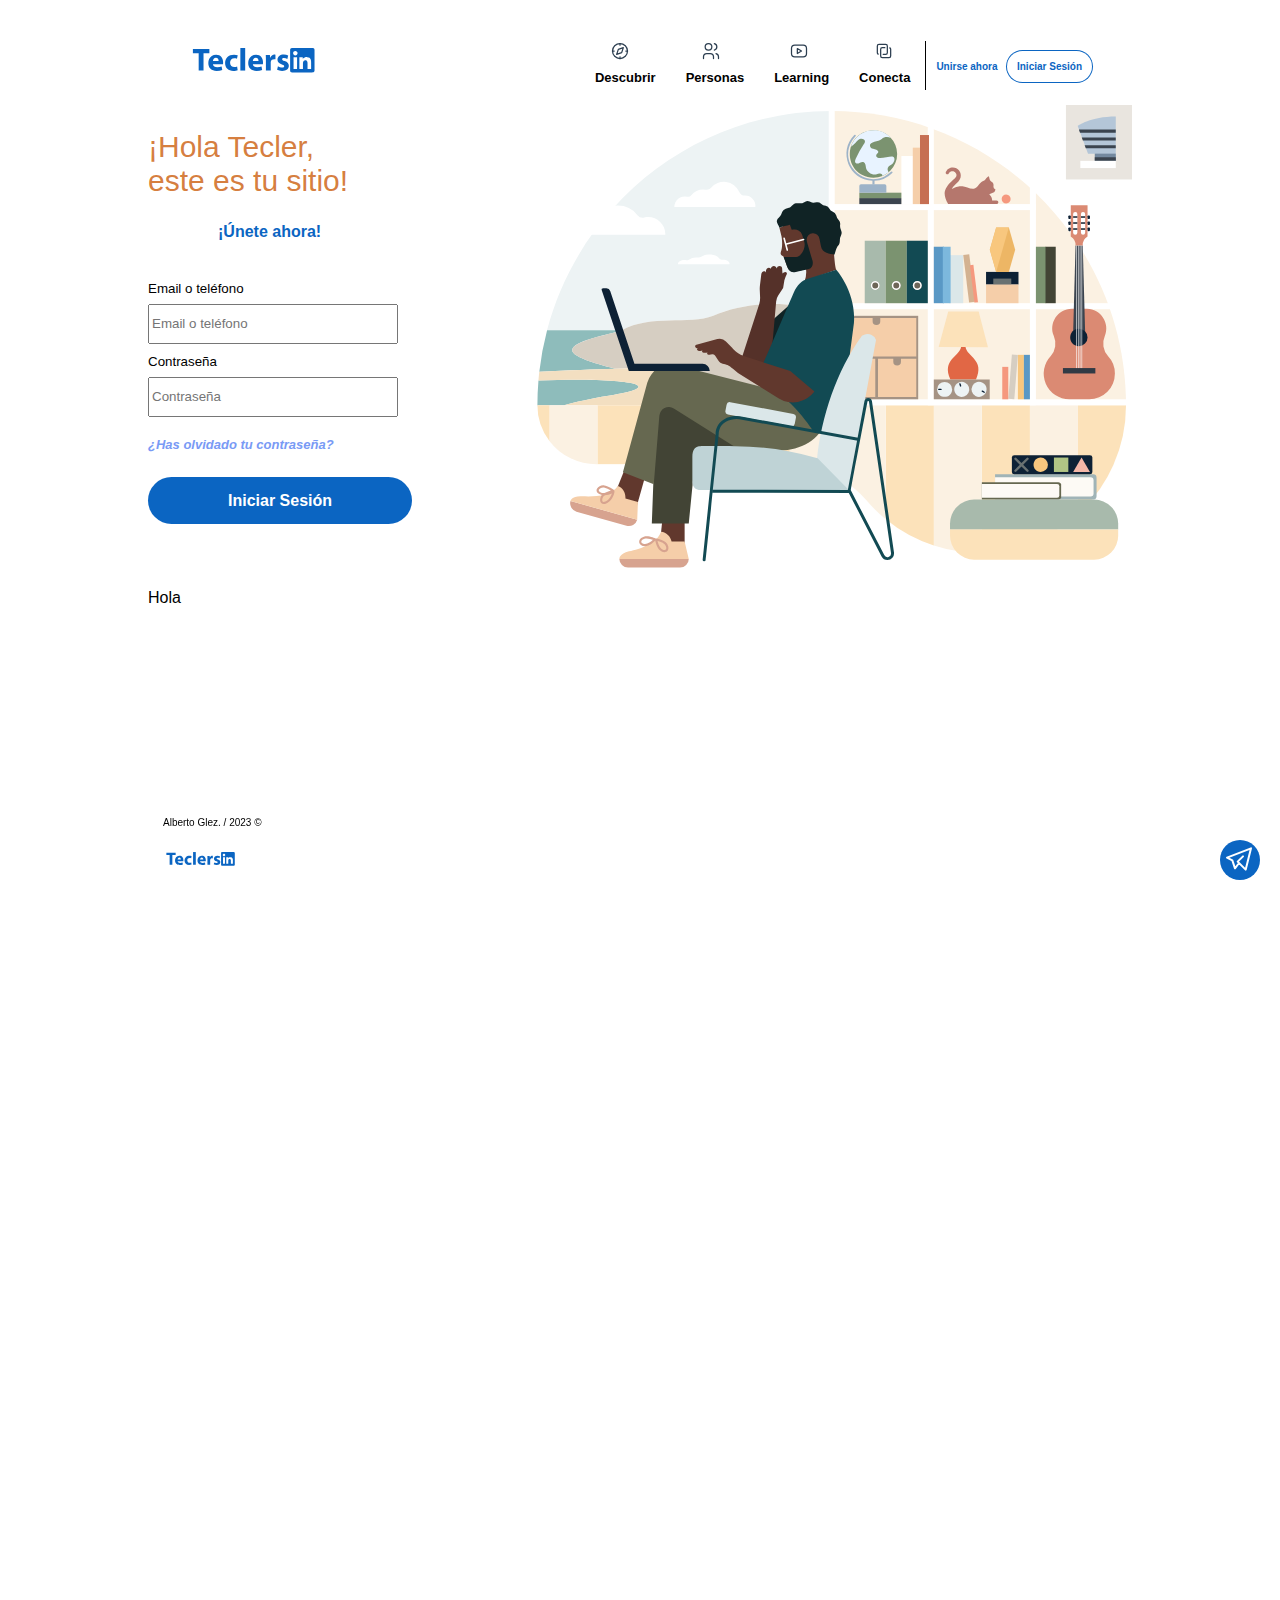
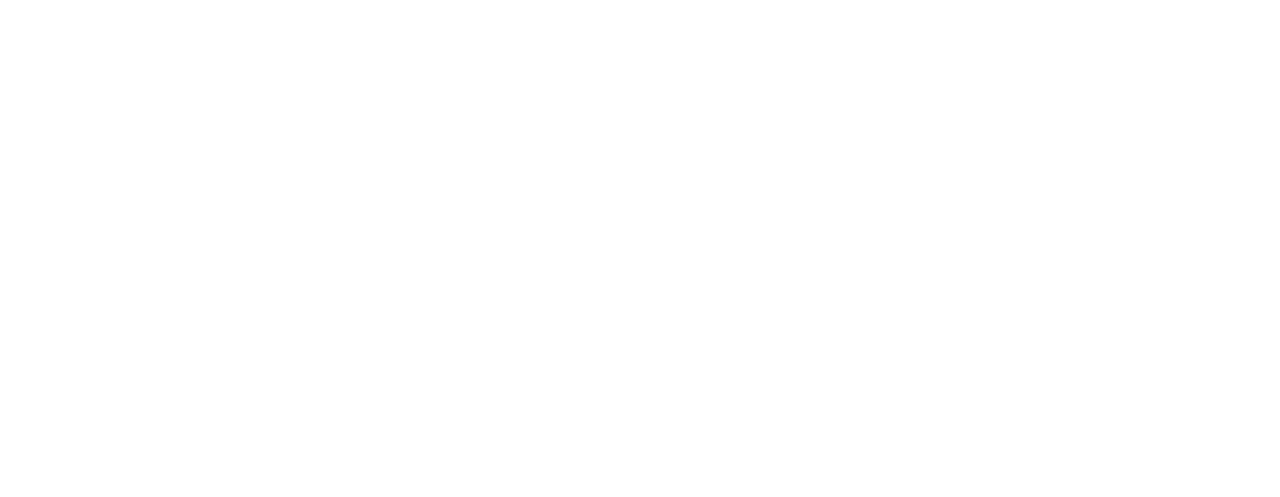
<file: Incremental 2/index.html>
<!-- Página inicio https://www.linkedin.com/home -->

<!DOCTYPE html>
<html lang="en">
    <head>
        <meta charset="UTF-8">
        <meta http-equiv="X-UA-Compatible" content="IE=edge">
        <meta name="viewport" content="width=device-width, initial-scale=1.0">
        <title>TeclersIn</title>
        <link rel="stylesheet" href="styles/styles.css">
    </head>
    <body>
        <!-- Cabecera de la página Logo + Botones principales -->
        <header class="header">
            <a href="index.html">
                <img src="styles/resources/Logo-teclers.svg" alt="Página inicio" width="150px" height="80px">
            </a>
            <!-- <div class="buscador">
                <button class="button">
                    <svg xmlns="http://www.w3.org/2000/svg" class="icon icon-tabler icon-tabler-search" width="22" height="22" viewBox="0 0 24 24" stroke-width="1.5" stroke="#2c3e50" fill="none" stroke-linecap="round" stroke-linejoin="round">
                        <path stroke="none" d="M0 0h24v24H0z" fill="none"/>
                        <circle cx="10" cy="10" r="7" />
                        <line x1="21" y1="21" x2="15" y2="15" />
                      </svg>
                </button>
                <input class="cotilleo" type="text" placeholder="A cotillear...">
            </div> -->
            <div class="navbar">
                <div class="menu">
                    <div class="justificar">
                        <a href="descrubir.html">
                            <svg xmlns="http://www.w3.org/2000/svg" class="iconos" width="20" height="20" viewBox="0 0 24 24" stroke-width="1.5" stroke="#2c3e50" fill="none" stroke-linecap="round" stroke-linejoin="round">
                            <path stroke="none" d="M0 0h24v24H0z" fill="none"/>
                            <polyline points="8 16 10 10 16 8 14 14 8 16" />
                            <circle cx="12" cy="12" r="9" />
                            <line x1="12" y1="3" x2="12" y2="5" />
                            <line x1="12" y1="19" x2="12" y2="21" />
                            <line x1="3" y1="12" x2="5" y2="12" />
                            <line x1="19" y1="12" x2="21" y2="12" />
                            </svg>
                        </a>
                        <h3 class="nombre-menu">Descubrir</h3>
                    </div>
                    <div class="justificar">
                        <svg xmlns="http://www.w3.org/2000/svg" class="iconos" width="20" height="20" viewBox="0 0 24 24" stroke-width="1.5" stroke="#2c3e50" fill="none" stroke-linecap="round" stroke-linejoin="round">
                            <path stroke="none" d="M0 0h24v24H0z" fill="none"/>
                            <circle cx="9" cy="7" r="4" />
                            <path d="M3 21v-2a4 4 0 0 1 4 -4h4a4 4 0 0 1 4 4v2" />
                            <path d="M16 3.13a4 4 0 0 1 0 7.75" />
                            <path d="M21 21v-2a4 4 0 0 0 -3 -3.85" />
                        </svg>
                        <h3 class="nombre-menu">Personas</h3>
                    </div>  
                    <div class="justificar">
                        <svg xmlns="http://www.w3.org/2000/svg" class="iconos" width="20" height="20" viewBox="0 0 24 24" stroke-width="1.5" stroke="#2c3e50" fill="none" stroke-linecap="round" stroke-linejoin="round">
                            <path stroke="none" d="M0 0h24v24H0z" fill="none"/>
                            <rect x="3" y="5" width="18" height="14" rx="4" />
                            <path d="M10 9l5 3l-5 3z" />
                        </svg>
                        <h3 class="nombre-menu">Learning</h3>
                    </div>  
                    <div class="justificar">
                        <svg xmlns="http://www.w3.org/2000/svg" class="iconos" width="20" height="20" viewBox="0 0 24 24" stroke-width="1.5" stroke="#2c3e50" fill="none" stroke-linecap="round" stroke-linejoin="round">
                            <path stroke="none" d="M0 0h24v24H0z" fill="none"/>
                            <path d="M19 8.268a2 2 0 0 1 1 1.732v8a2 2 0 0 1 -2 2h-8a2 2 0 0 1 -2 -2v-8a2 2 0 0 1 2 -2h3" />
                            <path d="M5.003 15.734a2 2 0 0 1 -1.003 -1.734v-8a2 2 0 0 1 2 -2h8a2 2 0 0 1 2 2v8a2 2 0 0 1 -2 2h-3" />
                        </svg>
                        <h3 class="nombre-menu">Conecta</h3>
                    </div>
                </div>
                <div class="botones-azules">
                    <a class="unirseAhora" href="unete.html">Unirse ahora</a>
                    <a class="inicioSesion" href="perfil.html">Iniciar Sesión</a> 
                </div>    
            </div>
        </header>
   <!-- <header class="header">
            <img src="styles/resources/Logo-teclers.svg" alt="Logo Linkedin" width="150px" height="80px">
            <div class="entradas">
                <div class="menu">
                    <div class="justificar">
                        <a href="descrubir.html">
                            <svg xmlns="http://www.w3.org/2000/svg" class="iconos" width="30" height="30" viewBox="0 0 24 24" stroke-width="1.5" stroke="#2c3e50" fill="none" stroke-linecap="round" stroke-linejoin="round">
                            <path stroke="none" d="M0 0h24v24H0z" fill="none"/>
                            <polyline points="8 16 10 10 16 8 14 14 8 16" />
                            <circle cx="12" cy="12" r="9" />
                            <line x1="12" y1="3" x2="12" y2="5" />
                            <line x1="12" y1="19" x2="12" y2="21" />
                            <line x1="3" y1="12" x2="5" y2="12" />
                            <line x1="19" y1="12" x2="21" y2="12" />
                            </svg>
                        </a>
                        <h3>Descubrir</h3>
                    </div>
                    <div class="justificar">
                        <svg xmlns="http://www.w3.org/2000/svg" class="iconos" width="30" height="30" viewBox="0 0 24 24" stroke-width="1.5" stroke="#2c3e50" fill="none" stroke-linecap="round" stroke-linejoin="round">
                            <path stroke="none" d="M0 0h24v24H0z" fill="none"/>
                            <circle cx="9" cy="7" r="4" />
                            <path d="M3 21v-2a4 4 0 0 1 4 -4h4a4 4 0 0 1 4 4v2" />
                            <path d="M16 3.13a4 4 0 0 1 0 7.75" />
                            <path d="M21 21v-2a4 4 0 0 0 -3 -3.85" />
                        </svg>
                        <h3>Personas</h3>
                    </div>  
                    <div class="justificar">
                        <svg xmlns="http://www.w3.org/2000/svg" class="iconos" width="30" height="30" viewBox="0 0 24 24" stroke-width="1.5" stroke="#2c3e50" fill="none" stroke-linecap="round" stroke-linejoin="round">
                            <path stroke="none" d="M0 0h24v24H0z" fill="none"/>
                            <rect x="3" y="5" width="18" height="14" rx="4" />
                            <path d="M10 9l5 3l-5 3z" />
                        </svg>
                        <h3>Learning</h3>
                    </div>  
                    <div class="justificar">
                        <svg xmlns="http://www.w3.org/2000/svg" class="iconos" width="30" height="30" viewBox="0 0 24 24" stroke-width="1.5" stroke="#2c3e50" fill="none" stroke-linecap="round" stroke-linejoin="round">
                            <path stroke="none" d="M0 0h24v24H0z" fill="none"/>
                            <path d="M19 8.268a2 2 0 0 1 1 1.732v8a2 2 0 0 1 -2 2h-8a2 2 0 0 1 -2 -2v-8a2 2 0 0 1 2 -2h3" />
                            <path d="M5.003 15.734a2 2 0 0 1 -1.003 -1.734v-8a2 2 0 0 1 2 -2h8a2 2 0 0 1 2 2v8a2 2 0 0 1 -2 2h-3" />
                        </svg>
                        <h3>Conecta</h3>
                    </div>
                </div>  
                <a class="unirseAhora" href="unete.html">Unirse ahora</a>
                <a class="inicioSesion" href="perfil.html">Iniciar Sesión</a>
            </div>
        </header> -->
        <!-- Contenido principal: Saludo + Formulario -->
        <main class="main">
            <div class="izquierda">
                <h2>¡Hola Tecler,<br>
                este es tu sitio!</h2>
                <a class="marginTop" href="unete.html">¡Únete ahora!</a>
                <form class="form"> 
                    <label class="nombreForm">Email o teléfono</label>
                    <input type="email" id="email" name="email" placeholder="Email o teléfono"> <!-- Agrego placeholder para texto orientativo dentro de caja -->

                    <label class="nombreForm">Contraseña</label>
                    <input type="text" id="password" name="password" placeholder="Contraseña">
                </form>
                <h3 class="resetPassword">¿Has olvidado tu contraseña?</h3>
                <a class="inicioSesionAzul" href="#">Iniciar Sesión</a>
            </div>
            <div class="derecha">
                <img src="styles/resources/dxf91zhqd2z6b0bwg85ktm5s4.svg" alt="Imagen lateral" width="600px">
            </div>
        </main> 
        <div class="fondo">
            Hola
        </div>
        <div class="message">
            <div id="button-bottom"> 
                <a href="#"> 
                    <svg xmlns="http://www.w3.org/2000/svg" class="icon icon-tabler icon-tabler-brand-telegram" width="32" height="32" viewBox="0 0 24 24" stroke-width="1.5" stroke="#ffffff" fill="none" stroke-linecap="round" stroke-linejoin="round">
                        <path stroke="none" d="M0 0h24v24H0z" fill="none"/>
                        <path d="M15 10l-4 4l6 6l4 -16l-18 7l4 2l2 6l3 -4" />
                    </svg>
                </a>
            </div>
            <!-- <div id="button-bottom-hover">
                <svg xmlns="http://www.w3.org/2000/svg" class="icon icon-tabler icon-tabler-brand-telegram" width="32" height="32" viewBox="0 0 24 24" stroke-width="1.5" stroke="#00abfb" fill="none" stroke-linecap="round" stroke-linejoin="round">
                    <path stroke="none" d="M0 0h24v24H0z" fill="none"/>
                    <path d="M15 10l-4 4l6 6l4 -16l-18 7l4 2l2 6l3 -4" />
                    </svg>
            </div> -->
        </div>   
    </body>

    <footer>
        <p>Alberto Glez. / 2023 &copy</p>
        <a href="index.html"><img src="styles/resources/Logo-teclers.svg" alt="Página inicio" width="80px">
        </a>
    </footer>
</html>
</file>
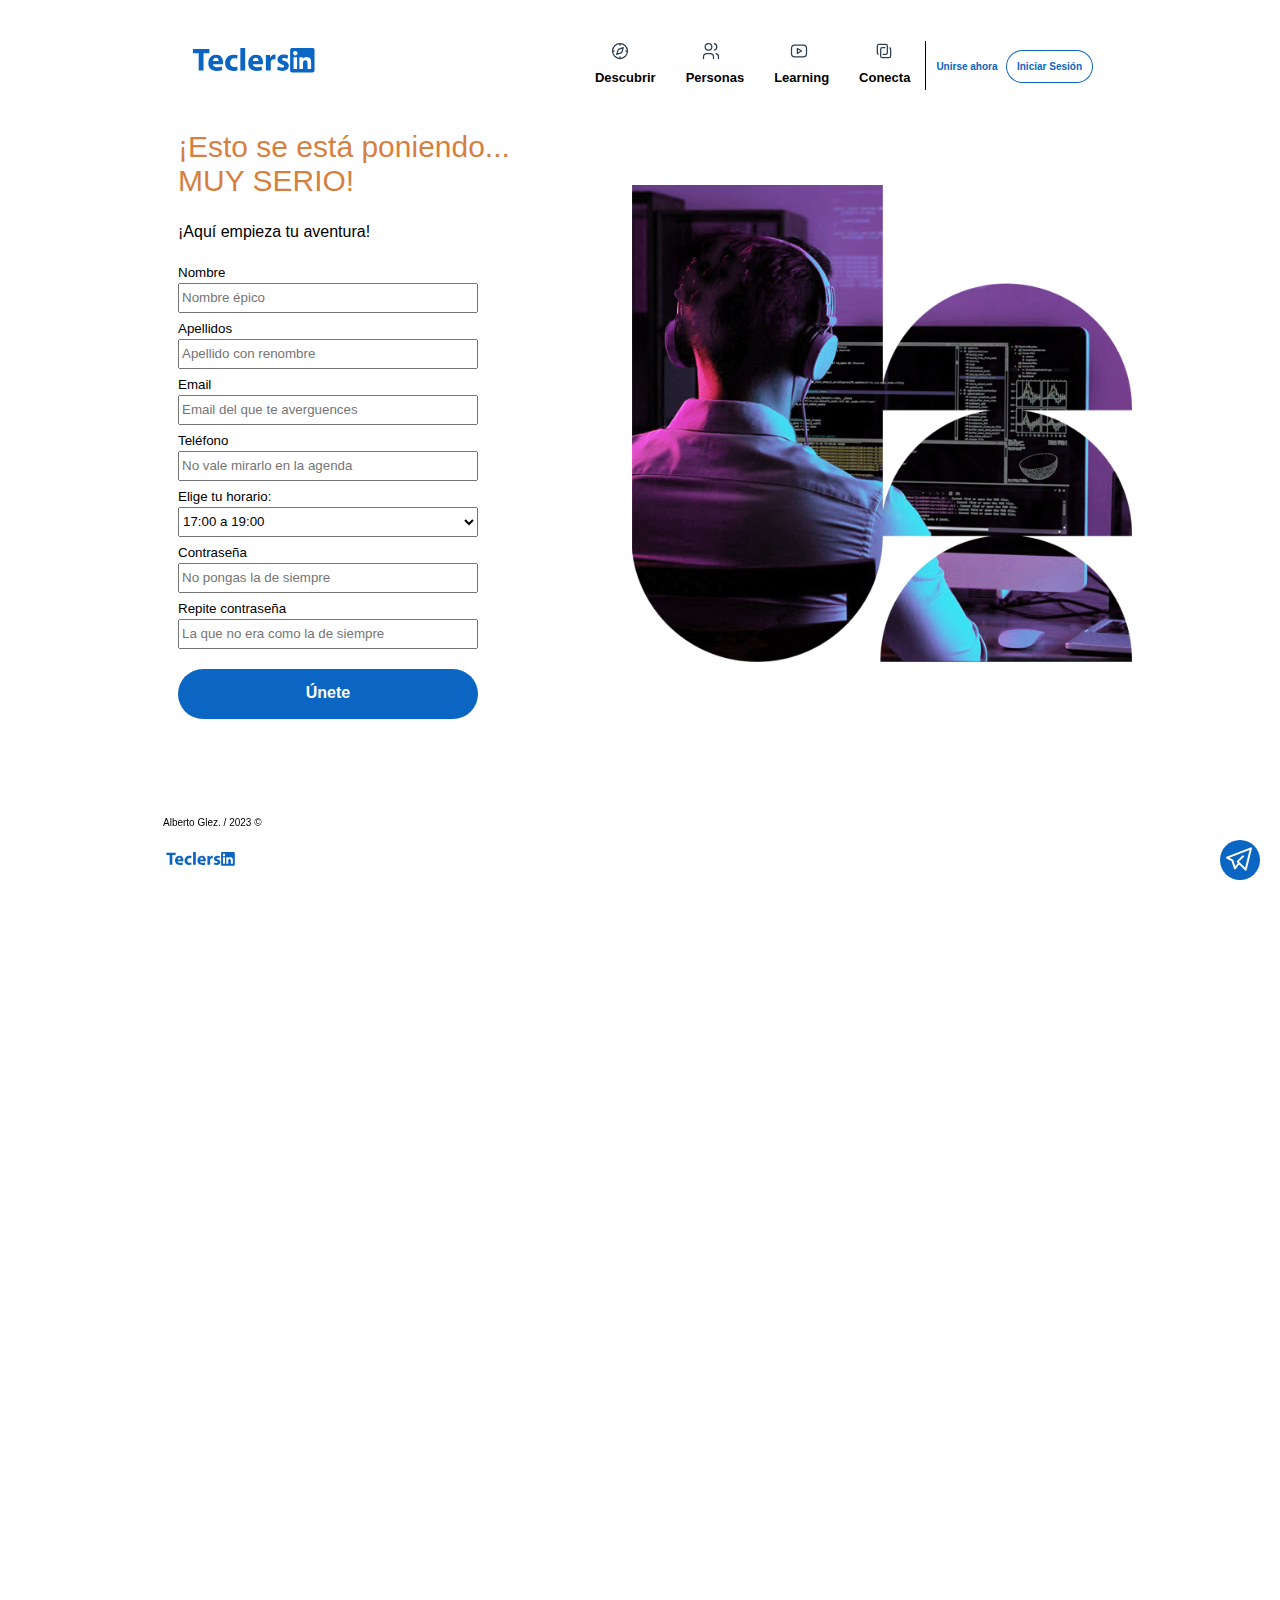
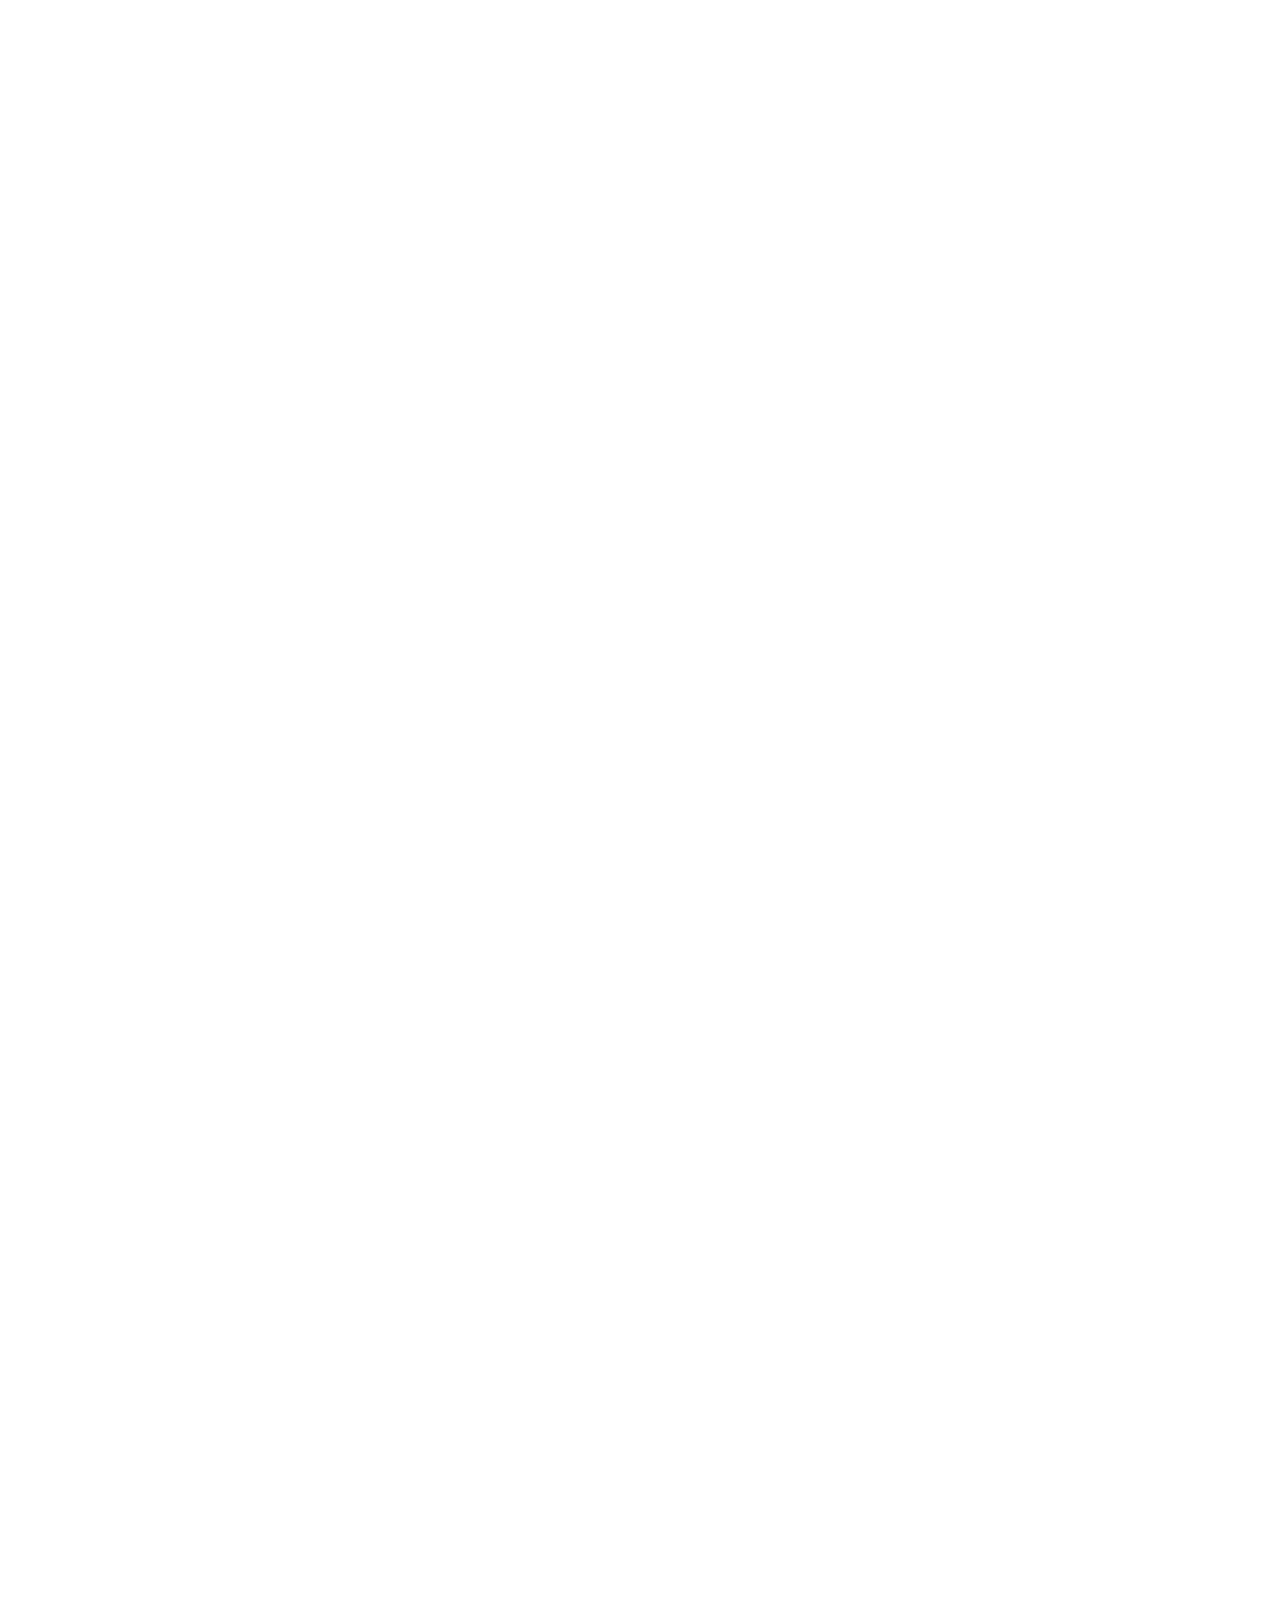
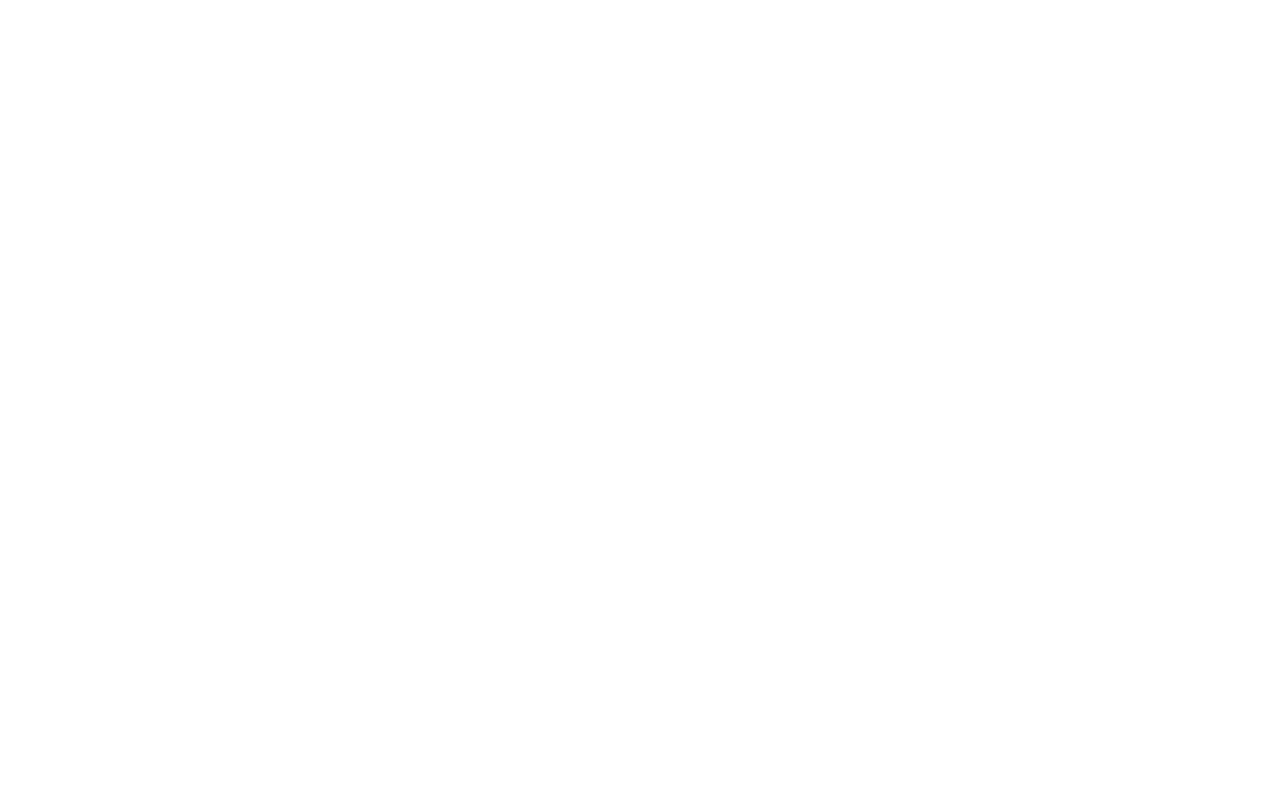
<file: Incremental 2/unete.html>
<!-- Misma estructura que index pero para rellenar formulario -->

<!DOCTYPE html>
<html lang="en">
    <head>
        <meta charset="UTF-8">
        <meta http-equiv="X-UA-Compatible" content="IE=edge">
        <meta name="viewport" content="width=device-width, initial-scale=1.0">
        <title>TeclersIn</title>
        <link rel="stylesheet" href="styles/stylesUnete.css">
    </head>
    <body>
        <!-- Cabecera de la página Logo -->
        <header class="header">
            <a href="index.html">
                <img src="styles/resources/Logo-teclers.svg" alt="Página inicio" width="150px" height="80px">
            </a>
            <!-- <div class="buscador">
                <button class="button">
                    <svg xmlns="http://www.w3.org/2000/svg" class="icon icon-tabler icon-tabler-search" width="22" height="22" viewBox="0 0 24 24" stroke-width="1.5" stroke="#2c3e50" fill="none" stroke-linecap="round" stroke-linejoin="round">
                        <path stroke="none" d="M0 0h24v24H0z" fill="none"/>
                        <circle cx="10" cy="10" r="7" />
                        <line x1="21" y1="21" x2="15" y2="15" />
                      </svg>
                </button>
                <input class="cotilleo" type="text" placeholder="A cotillear...">
            </div> -->
            <div class="navbar">
                <div class="menu">
                    <div class="justificar">
                        <a href="descrubir.html">
                            <svg xmlns="http://www.w3.org/2000/svg" class="iconos" width="20" height="20" viewBox="0 0 24 24" stroke-width="1.5" stroke="#2c3e50" fill="none" stroke-linecap="round" stroke-linejoin="round">
                            <path stroke="none" d="M0 0h24v24H0z" fill="none"/>
                            <polyline points="8 16 10 10 16 8 14 14 8 16" />
                            <circle cx="12" cy="12" r="9" />
                            <line x1="12" y1="3" x2="12" y2="5" />
                            <line x1="12" y1="19" x2="12" y2="21" />
                            <line x1="3" y1="12" x2="5" y2="12" />
                            <line x1="19" y1="12" x2="21" y2="12" />
                            </svg>
                        </a>
                        <h3 class="nombre-menu">Descubrir</h3>
                    </div>
                    <div class="justificar">
                        <svg xmlns="http://www.w3.org/2000/svg" class="iconos" width="20" height="20" viewBox="0 0 24 24" stroke-width="1.5" stroke="#2c3e50" fill="none" stroke-linecap="round" stroke-linejoin="round">
                            <path stroke="none" d="M0 0h24v24H0z" fill="none"/>
                            <circle cx="9" cy="7" r="4" />
                            <path d="M3 21v-2a4 4 0 0 1 4 -4h4a4 4 0 0 1 4 4v2" />
                            <path d="M16 3.13a4 4 0 0 1 0 7.75" />
                            <path d="M21 21v-2a4 4 0 0 0 -3 -3.85" />
                        </svg>
                        <h3 class="nombre-menu">Personas</h3>
                    </div>  
                    <div class="justificar">
                        <svg xmlns="http://www.w3.org/2000/svg" class="iconos" width="20" height="20" viewBox="0 0 24 24" stroke-width="1.5" stroke="#2c3e50" fill="none" stroke-linecap="round" stroke-linejoin="round">
                            <path stroke="none" d="M0 0h24v24H0z" fill="none"/>
                            <rect x="3" y="5" width="18" height="14" rx="4" />
                            <path d="M10 9l5 3l-5 3z" />
                        </svg>
                        <h3 class="nombre-menu">Learning</h3>
                    </div>  
                    <div class="justificar">
                        <svg xmlns="http://www.w3.org/2000/svg" class="iconos" width="20" height="20" viewBox="0 0 24 24" stroke-width="1.5" stroke="#2c3e50" fill="none" stroke-linecap="round" stroke-linejoin="round">
                            <path stroke="none" d="M0 0h24v24H0z" fill="none"/>
                            <path d="M19 8.268a2 2 0 0 1 1 1.732v8a2 2 0 0 1 -2 2h-8a2 2 0 0 1 -2 -2v-8a2 2 0 0 1 2 -2h3" />
                            <path d="M5.003 15.734a2 2 0 0 1 -1.003 -1.734v-8a2 2 0 0 1 2 -2h8a2 2 0 0 1 2 2v8a2 2 0 0 1 -2 2h-3" />
                        </svg>
                        <h3 class="nombre-menu">Conecta</h3>
                    </div>
                </div>
                <div class="botones-azules">
                    <a class="unirseAhora" href="unete.html">Unirse ahora</a>
                    <a class="inicioSesion" href="perfil.html">Iniciar Sesión</a> 
                </div>    
            </div>
        </header>

        <!-- Contenido principal: Saludo + Formulario -->
        <main class="main">
            <div class="izquierda">
                <h2>¡Esto se está poniendo...<br>
                MUY SERIO!</h2>
                <p>¡Aquí empieza tu aventura!</p>
                <form class="form">
                    <label class="nombreForm2">Nombre</label>
                    <input type="text" id="nombre" name="nombre" placeholder="Nombre épico">
                    <label class="nombreForm2">Apellidos</label>
                    <input type="text" id="apellidos" name="apellidos" placeholder="Apellido con renombre">
                    <label class="nombreForm2">Email</label>
                    <input type="email" id="emailform" name="email" placeholder="Email del que te averguences">
                    <label class="nombreForm2">Teléfono</label>
                    <input type="tel" id="telefono" name="telefono" placeholder="No vale mirarlo en la agenda">
                    <label class="nombreForm2">Elige tu horario:</label>
                        <select class="rango" id="horario" name="horario">
                            <option value="mañana">10:00 a 12:00</option>
                            <option value="tarde" selected>17:00 a 19:00</option>
                            <option value="noche">22:00 a 00:00</option>
                        </select>
                    <label class="nombreForm2">Contraseña</label>
                    <input type="password" id="password" name="password" placeholder="No pongas la de siempre">
                    <label class="nombreForm2">Repite contraseña</label>
                    <input type="password" id="password2" name="password2" placeholder="La que no era como la de siempre">
                    
                </form>
                <a class="inicioSesionAzul2" href="#">Únete</a><br>
            </div>
            <div class="derecha">
                <img src="styles/resources/destacado-6.png" alt="Imagen lateral" width="500px">
            </div>
        </main>
       <div class="message">
            <div id="button-bottom"> 
                <a href="#"> 
                    <svg xmlns="http://www.w3.org/2000/svg" class="icon icon-tabler icon-tabler-brand-telegram" width="32" height="32" viewBox="0 0 24 24" stroke-width="1.5" stroke="#ffffff" fill="none" stroke-linecap="round" stroke-linejoin="round">
                        <path stroke="none" d="M0 0h24v24H0z" fill="none"/>
                        <path d="M15 10l-4 4l6 6l4 -16l-18 7l4 2l2 6l3 -4" />
                    </svg>
                </a>
            </div>
            <!-- <div id="button-bottom-hover">
                <svg xmlns="http://www.w3.org/2000/svg" class="icon icon-tabler icon-tabler-brand-telegram" width="32" height="32" viewBox="0 0 24 24" stroke-width="1.5" stroke="#00abfb" fill="none" stroke-linecap="round" stroke-linejoin="round">
                    <path stroke="none" d="M0 0h24v24H0z" fill="none"/>
                    <path d="M15 10l-4 4l6 6l4 -16l-18 7l4 2l2 6l3 -4" />
                    </svg>
            </div> -->
        </div>
    </body>
    <footer>
        <p>Alberto Glez. / 2023 &copy</p>
        <a href="index.html"><img src="styles/resources/Logo-teclers.svg" alt="Página inicio" width="80px">
        </a>
    </footer>    
</html>
</file>
<file: Incremental 2/styles/styles.css>
* {
    box-sizing: border-box;
}

html{
    font-family: Helvetica, sans-serif;
    max-width: 1000px;
    margin: auto;
}

.header {
    display: flex;
    justify-content: space-between;
    align-items: center;
    background-color: white;
    margin-bottom: 5px;
    margin-top: 30px;
    max-height: 50px;
    padding: 35px;
    border-radius: 8px;
    position: sticky;
    top: 0px;
}

.buscador {
    display: flex;
    background-color: #efefef;
    border-radius: 20px;
    width: 300px;
    align-items: center;
}

.cotilleo {
    border: none;
    background-color: rgb(239, 239, 239);

}

.button {
    border: none;
    border-radius: 20%;
    margin-left: 10px;
    margin-top: 3px;
  }

.navbar {
    display: flex;
    align-items: center;
}

.botones-azules {
    justify-content: space-between;
}

.menu {
    display: flex;
    justify-content: space-between;
    align-items: center;
    border-right: 1px solid black;
    margin-right: 10px;
}

.nombre-menu {
    font-size: small;
    margin: 5px 0;
}

.justificar {
    display: block;
    margin-left: 15px;
    margin-right: 15px;
}

.iconos {
    margin-left: 15px;
}
 
.unirseAhora {
    text-decoration: none;
    color: rgb(11, 101, 194);
    font-size: 10px;
    font-weight: bold;
}

.inicioSesion {
    box-shadow: 0 0 0 1px;
    font-size: 10px;
    border-radius: 25px;
    padding: 10px 10px;
    color: rgb(11, 101, 194);
    text-decoration: none;
    font-family: Helvetica, sans-serif;
    font-weight: bold;
    margin: 0 5px;
}

.inicioSesion:hover {
    color: white;
    background-color: bisque;
}

/* 
.header {
    display: flex;
    justify-content: space-between;
    margin-bottom: 50px;
    margin-top: 30px;
    max-height: 50px;
}

.entradas {
    font-size: 12px;
    display: flex;
    align-items: center;
    justify-content: center;
}

.menu {
    display: flex;
    border-right: 1px solid black;
    margin-right: 10px;
}

h3 {
    margin: auto;
}

.justificar {
    display: block;
    margin-left: 15px;
    margin-right: 15px;
} */

/* .iconos {
    margin-left: 15px;
}

.unirseAhora {
    text-decoration: none;
    color: rgb(49, 101, 244);
    font-size: 15px;
    font-weight: bold;
    margin: 0 15px
}

.inicioSesion {
    box-shadow: 0 0 0 1px;
    border-radius: 25px;
    padding: 15px 15px;
    color: rgb(11, 101, 194);
    text-decoration: none;
    font-family: Helvetica, sans-serif;
    font-weight: bold;
    margin-left: 15px;
} */

h2 {
    font-weight: lighter;
    font-size: 30px;
    color: rgba(210, 114, 45, 0.917);
}

.main {
    display: flex;
}

.izquierda {
    flex: 50%;
}

.derecha {
    flex: 50%;
}

.form {
    display: flex;
    flex-direction: column;
}

#email {
    margin-top: 8px;
    width: 250px;
    height: 40px;
}

#password {
    margin-top: 8px;
    width: 250px;
    height: 40px;
}

.nombreForm {
    font-size: smaller;
    margin-top: 10px;
}

.resetPassword {
    font-style: italic;
    font-size: small;
    margin-bottom: 40px;
    margin-top: 20px;
    color:rgb(121, 154, 245);
}

.inicioSesionAzul {
    box-shadow: 0 0 0 1px;
    border-radius: 25px;
    padding: 15px 80px;
    color: white;
    background-color: rgb(11, 101, 194);
    text-decoration: none;
    font-family: Helvetica, sans-serif;
    font-weight: bold;
}

.inicioSesionAzul:hover {
    background-color: bisque;
}

.inicioSesion:hover {
    color: white;
    background-color: bisque;
}

.marginTop {
    display: block;
    margin-bottom: 30px;
    margin-left: 70px;
    color: rgb(11, 101, 194);
    text-decoration: none;
    font-weight: bold;
}

#button-bottom {
    display: inline-block;
    position: fixed;
    bottom: 20px;
    right: 20px;
    z-index: 0;
    background-color: rgb(11, 101, 194);
    border-radius: 50%;
    width: 40px;
    height: 40px;
    padding: 3px;
    transition: 0.3s;
}

#button-bottom:hover {
    display: inline-block;
    position: fixed;
    bottom: 20px;
    right: 20px;
    z-index: -1;
    width: 130px;
    height: 40px;
    border-radius: 8px;
    background-color: rgb(225, 225, 225);
} 

footer {
    padding: 15px 15px;
    font-size: 10px;
    position: fixed;
    bottom: 0px;
}

.fondo {
    height: 1500px;
    
}
</file>
<file: Incremental 2/styles/stylesUnete.css>
* {
    box-sizing: border-box;
}

html{
    font-family: Helvetica, sans-serif;
    max-width: 1000px;
    height: 4000px;
    margin: auto;
}

.header {
    display: flex;
    justify-content: space-between;
    align-items: center;
    background-color: white;
    margin-bottom: 5px;
    margin-top: 30px;
    max-height: 50px;
    padding: 35px;
    border-radius: 8px;
    position: sticky;
    top: 0px;
}

.buscador {
    display: flex;
    background-color: #efefef;
    border-radius: 20px;
    width: 300px;
    align-items: center;
}

.cotilleo {
    border: none;
    background-color: rgb(239, 239, 239);

}

.button {
    border: none;
    border-radius: 20%;
    margin-left: 10px;
    margin-top: 3px;
  }

.navbar {
    display: flex;
    align-items: center;
}

.botones-azules {
    justify-content: space-between;
}

.menu {
    display: flex;
    justify-content: space-between;
    align-items: center;
    border-right: 1px solid black;
    margin-right: 10px;
}

.nombre-menu {
    font-size: small;
    margin: 5px 0;
}

.justificar {
    display: block;
    margin-left: 15px;
    margin-right: 15px;
}

.iconos {
    margin-left: 15px;
}
 
.unirseAhora {
    text-decoration: none;
    color: rgb(11, 101, 194);
    font-size: 10px;
    font-weight: bold;
}

.inicioSesion {
    box-shadow: 0 0 0 1px;
    font-size: 10px;
    border-radius: 25px;
    padding: 10px 10px;
    color: rgb(11, 101, 194);
    text-decoration: none;
    font-family: Helvetica, sans-serif;
    font-weight: bold;
    margin: 0 5px;
}

.inicioSesion:hover {
    color: white;
    background-color: bisque;
}


h2 {
    font-weight: lighter;
    font-size: 30px;
    color: rgba(210, 114, 45, 0.917);
}

.main {
    display: flex;
    justify-content: center;
}

.nombreForm2 {
    font-size: smaller;
    margin-top: 8px;
    margin-bottom: 3px;
}

.izquierda {
    flex: 50%;
    margin-left: 30px;
}

.izquierda2 {
    flex: 50%;
    text-align: center;
    border-radius: 2%;

}

input {
    width: 300px;
    height: 30px;
}

.inicioSesionAzul2 {
    display: block;
    width: 300px;
    height: 50px;
    border-radius: 25px;
    text-align: center;
    margin-top: 20px;
    padding: 15px;
    color: white;
    background-color: rgb(11, 101, 194);
    text-decoration: none;
    font-weight: bold;
}

.datos {
    font-weight: bold;
}

.form {
    display: flex;
    flex-direction: column;
}

.rango {
    width: 300px;
    height: 30px;
}

.inicioSesionAzul2:hover {
    background-color: bisque;
}

.derecha img{
    margin-top: 80px;
}

.derecha2 {
    flex: 50%;
}

.derecha2 img {
    
    margin-top: 50px;
    margin-left: 100px;
}

/* ESTILO DEL DIV QUE CONTENTRÁ EL INPUT */
.upload-btn-wrapper {
    position: relative;
    overflow: hidden;
    display: inline-block;
    }

/* ESTILO DEL INPUT*/
.upload-btn-wrapper input[type=file] {
    font-size: 100px;
    left: 0;
    top: 0;
    opacity: 0;
}

/* ESTILO DEL BOTÓN */
.boton-standar-rw{
    margin: 5px 50%;
    background-color: white;
    color: rgb(11, 101, 194);
    border-radius: 20px;
    font-weight: bold;
    letter-spacing: 1px;
    line-height: 15px;
    border: 2px solid rgb(11, 101, 194);
    transition: all 0.3s ease 0s; /* Transición para el cambio de aspecto Hove */
    width: 12em;
    padding: 10px;
}

/* ESTILO DEL BOTÓN CON HOVER DE MOUSE */
.boton-standar-rw:hover{
    color: white;
    background-color: rgb(11, 101, 194);
}

#button-bottom {
    display: inline-block;
    position: fixed;
    bottom: 20px;
    right: 20px;
    z-index: 0;
    background-color: rgb(11, 101, 194);
    border-radius: 50%;
    width: 40px;
    height: 40px;
    padding: 3px;
    transition: 0.3s;
}

#button-bottom:hover {
    display: inline-block;
    position: fixed;
    bottom: 20px;
    right: 20px;
    z-index: -1;
    width: 130px;
    height: 40px;
    border-radius: 8px;
    background-color: rgb(225, 225, 225);
} 

footer {
    padding: 15px 15px;
    font-size: 10px;
    position: fixed;
    bottom: 0px;
}
</file>
